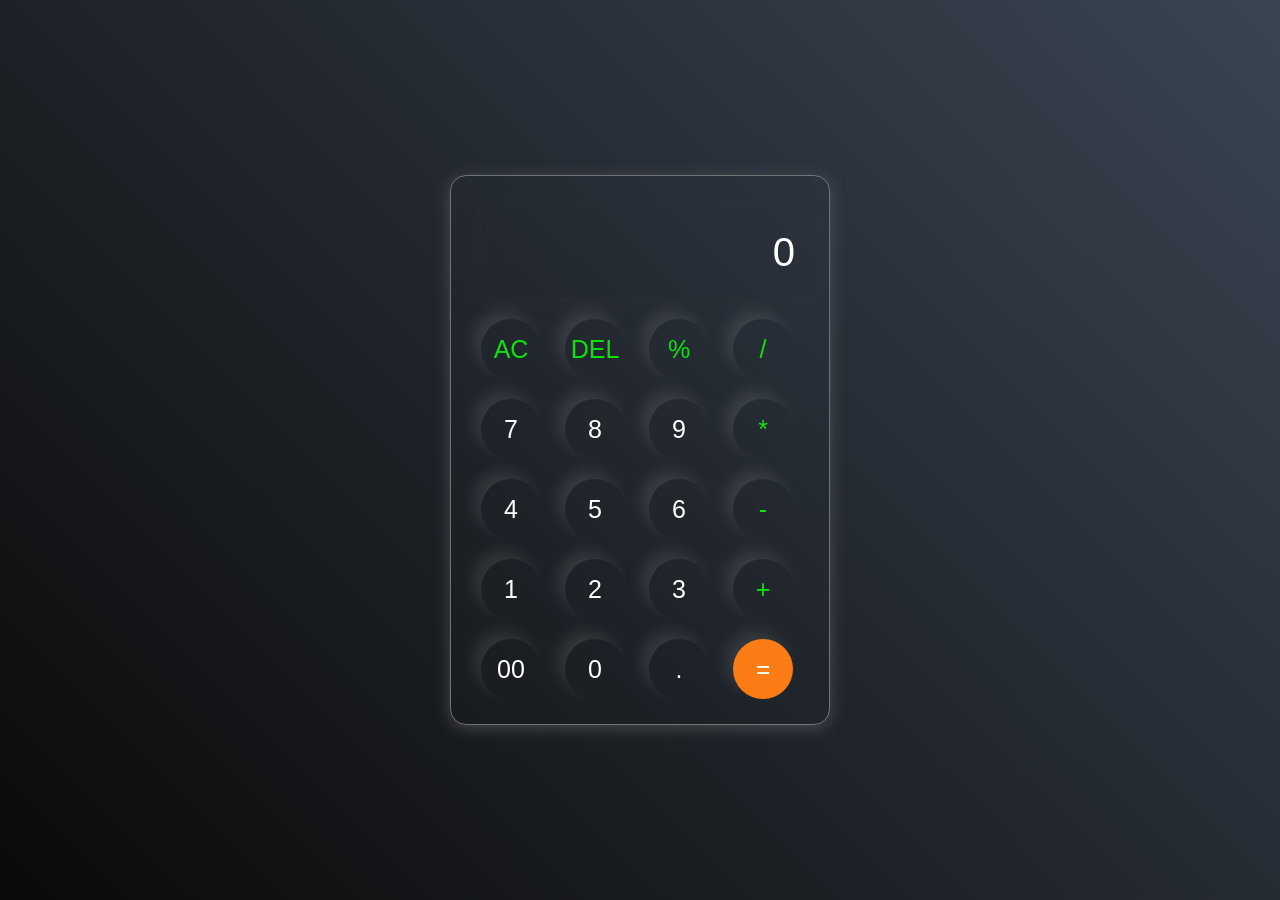
<file: codealpha_calculator/index.html>
<!DOCTYPE html>
<html lang="en">
<head>
    <meta charset="UTF-8">
    <meta name="viewport" content="width=device-width, initial-scale=1.0">
    <link rel="stylesheet" href="style.css">
    <title>calculator</title>
</head>
<body>
    <div class="calculator">
        <input type="text" placeholder="0" id="inputbox">
        <div>
            <button class="a">AC</button>
            <button class="a">DEL</button>
            <button class="a">%</button>
            <button class="a">/</button>
           
        </div>
        <div>
            <button>7</button>
            <button>8</button>
            <button>9</button>
            <button class="a">*</button>      
           
        </div>
        <div>
            <button>4</button>
            <button>5</button>
            <button>6</button>
            <button class="a">-</button>
           
        </div>
        <div>
            <button>1</button>
            <button>2</button>
            <button>3</button>
            <button class="a">+</button>
           
        </div>
        <div>
            <button>00</button>
            <button>0</button>
            <button>.</button>
            <button class="equal">=</button>
           
        </div>
    </div>
    <script src="index.js"></script>
</body>
</html>
</file>
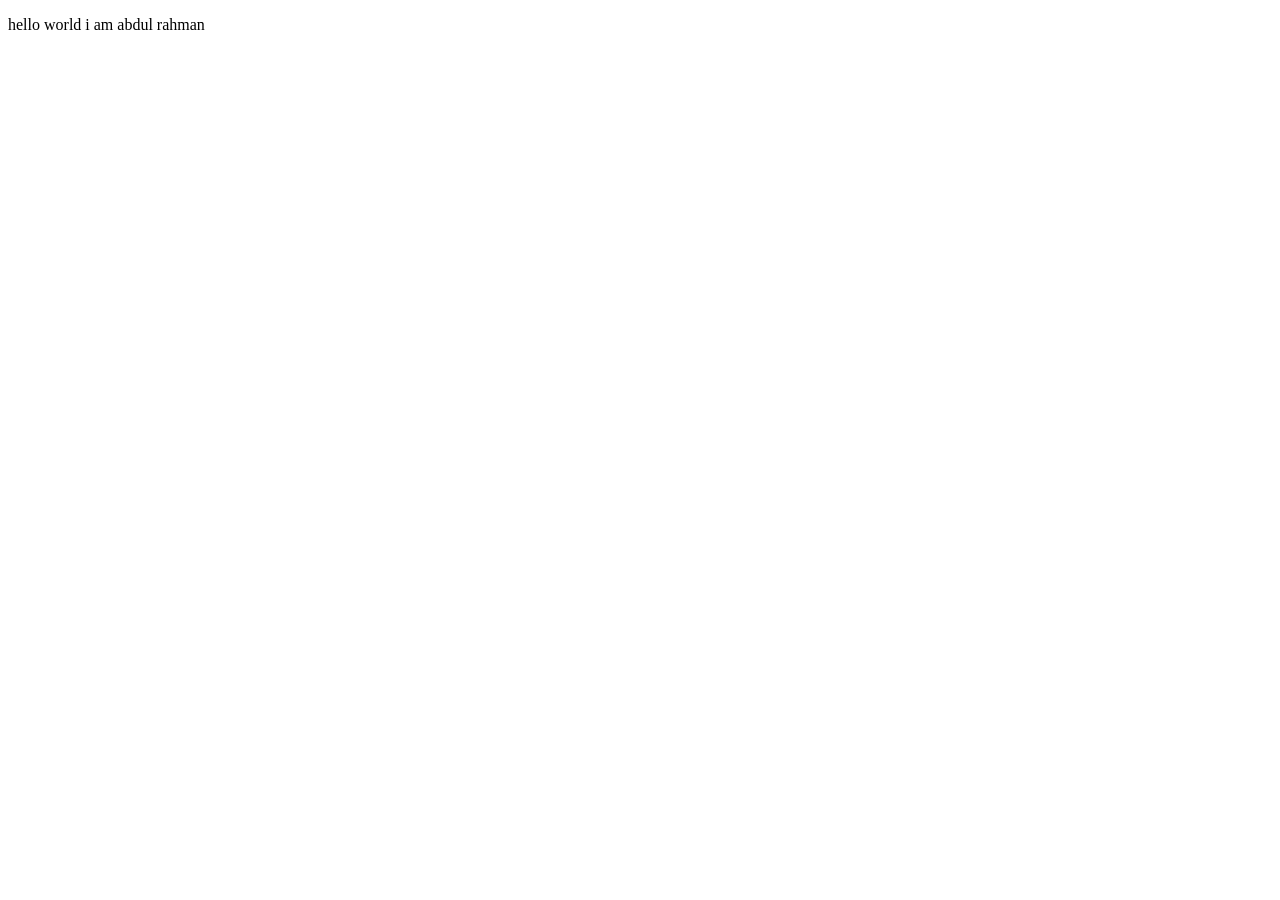
<file: squareshover/salesforcesUl/internship project/rahman.html>
<!DOCTYPE html>
<html lang="en">
<head>
    <meta charset="UTF-8">
    <meta name="viewport" content="width=device-width, initial-scale=1.0">
    <title>Document</title>
</head>
<body>
    <p>hello world i am abdul rahman</p>
</body>
</html>
</file>
<file: codealpha_calculator/style.css>
@import url("https://fonts.googleapis.com/css2?family=poppins:wght@500&display=swap");
*{
    margin: 0;
    padding: 0;
    box-sizing: border-box;
    font-family:'poppins'sans-serif;
}
body{
    width: 100%;
    height: 100vh;
    display: flex;
    justify-content: center;
    align-items: center;
    background:linear-gradient(45deg,#0a0a0a,#3a4452);
}
.calculator{
    width: 380px;
    height: 550px;
    border:1px solid #717377;
    padding: 20px;
    border-radius: 16px;
    background: transparent;
    box-shadow: 0px 3px 15px rgba(113,115,119,0.5);
}
 .calculator input{
    width:100%;
    border: none;
    padding: 24px;
   margin:10px;
    box-shadow: 0px 3px 15px rgba(84,84,84,0.1);
    font-size: 40px;
    text-align: right;
    background: transparent;
    border: none;
    outline: none;
    color: white;
    
}
input::placeholder{
    color:#ffff;
}
button{
    border: none;
    width:60px;
    height: 60px;
    margin: 10px;
    border-radius: 50%;
    background: transparent;
    color: #ffff;
    font-size: 25px;
    box-shadow: -8px -8px 15px rgba(255,255,255,0.1);
    cursor: pointer;
}
.equal{
    background-color:#fb7c14;
}
.a{
    color: rgb(12, 227, 12);
}
</file>
